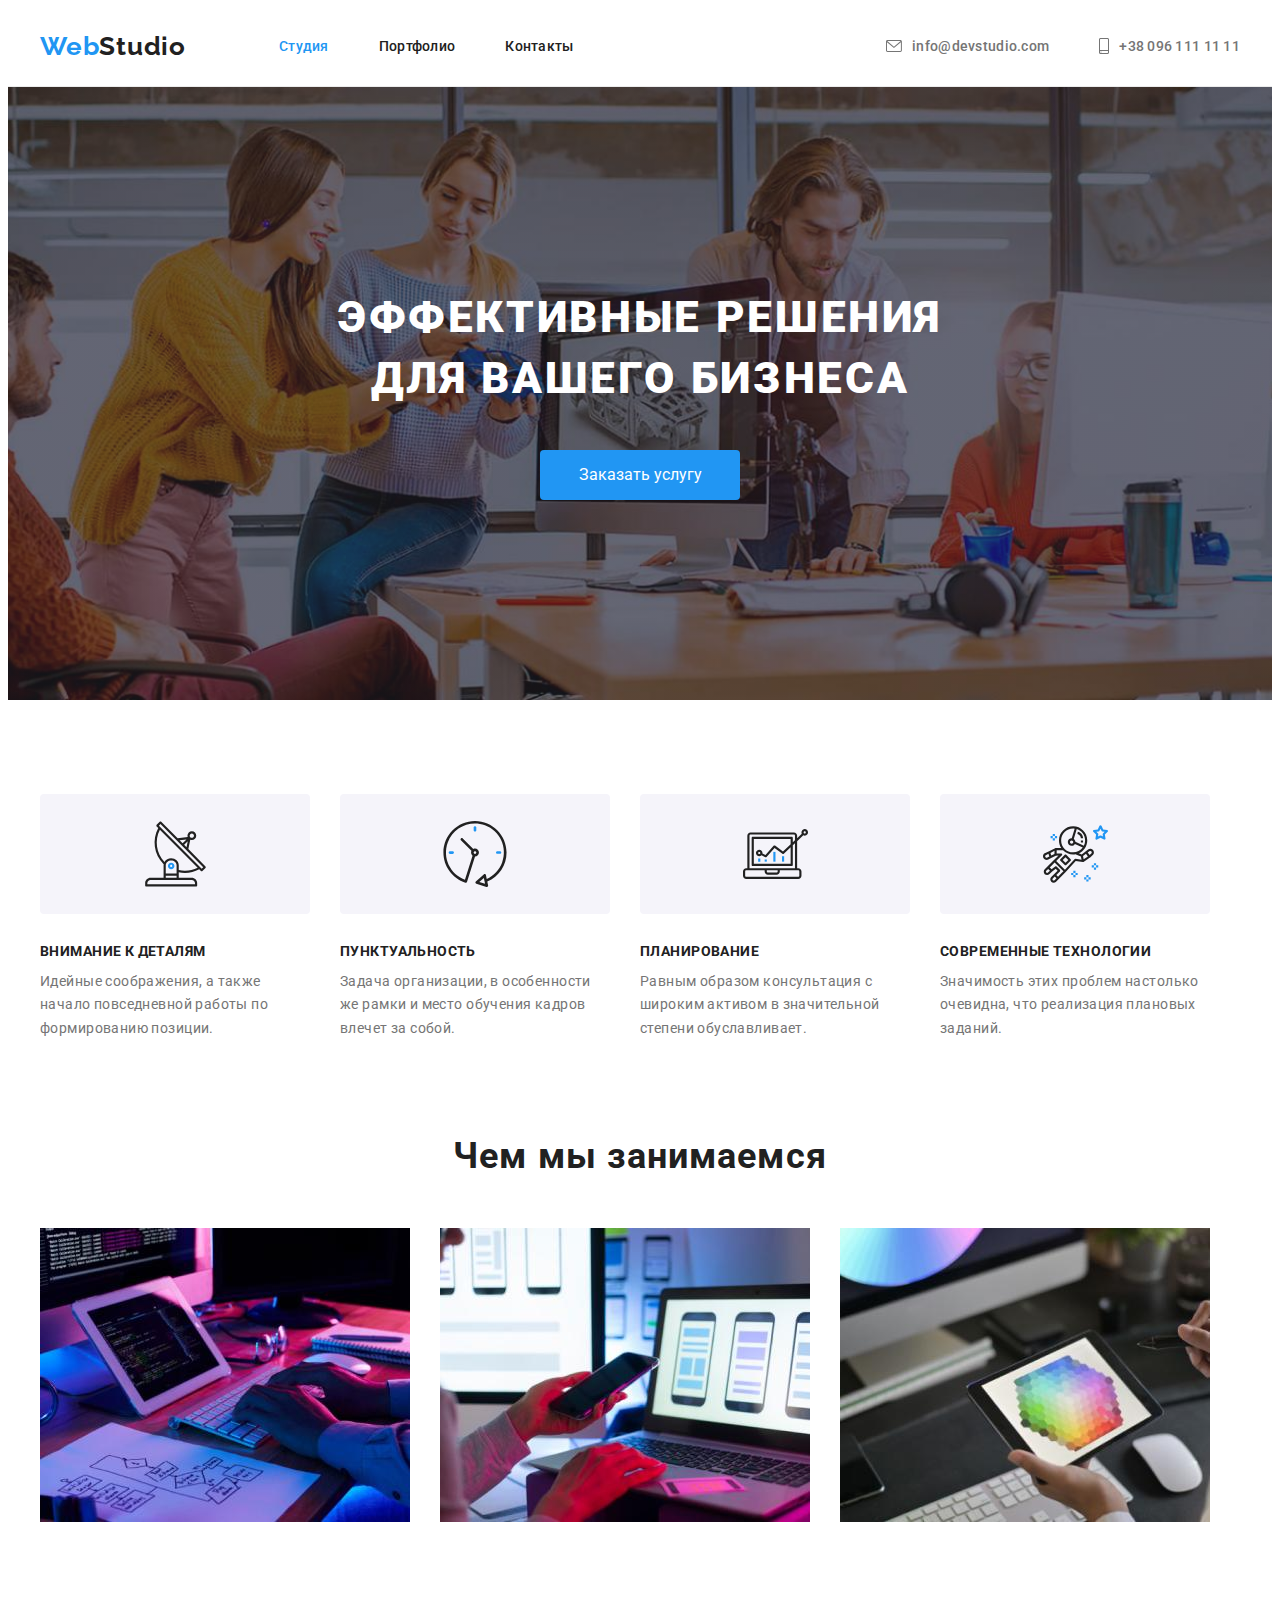
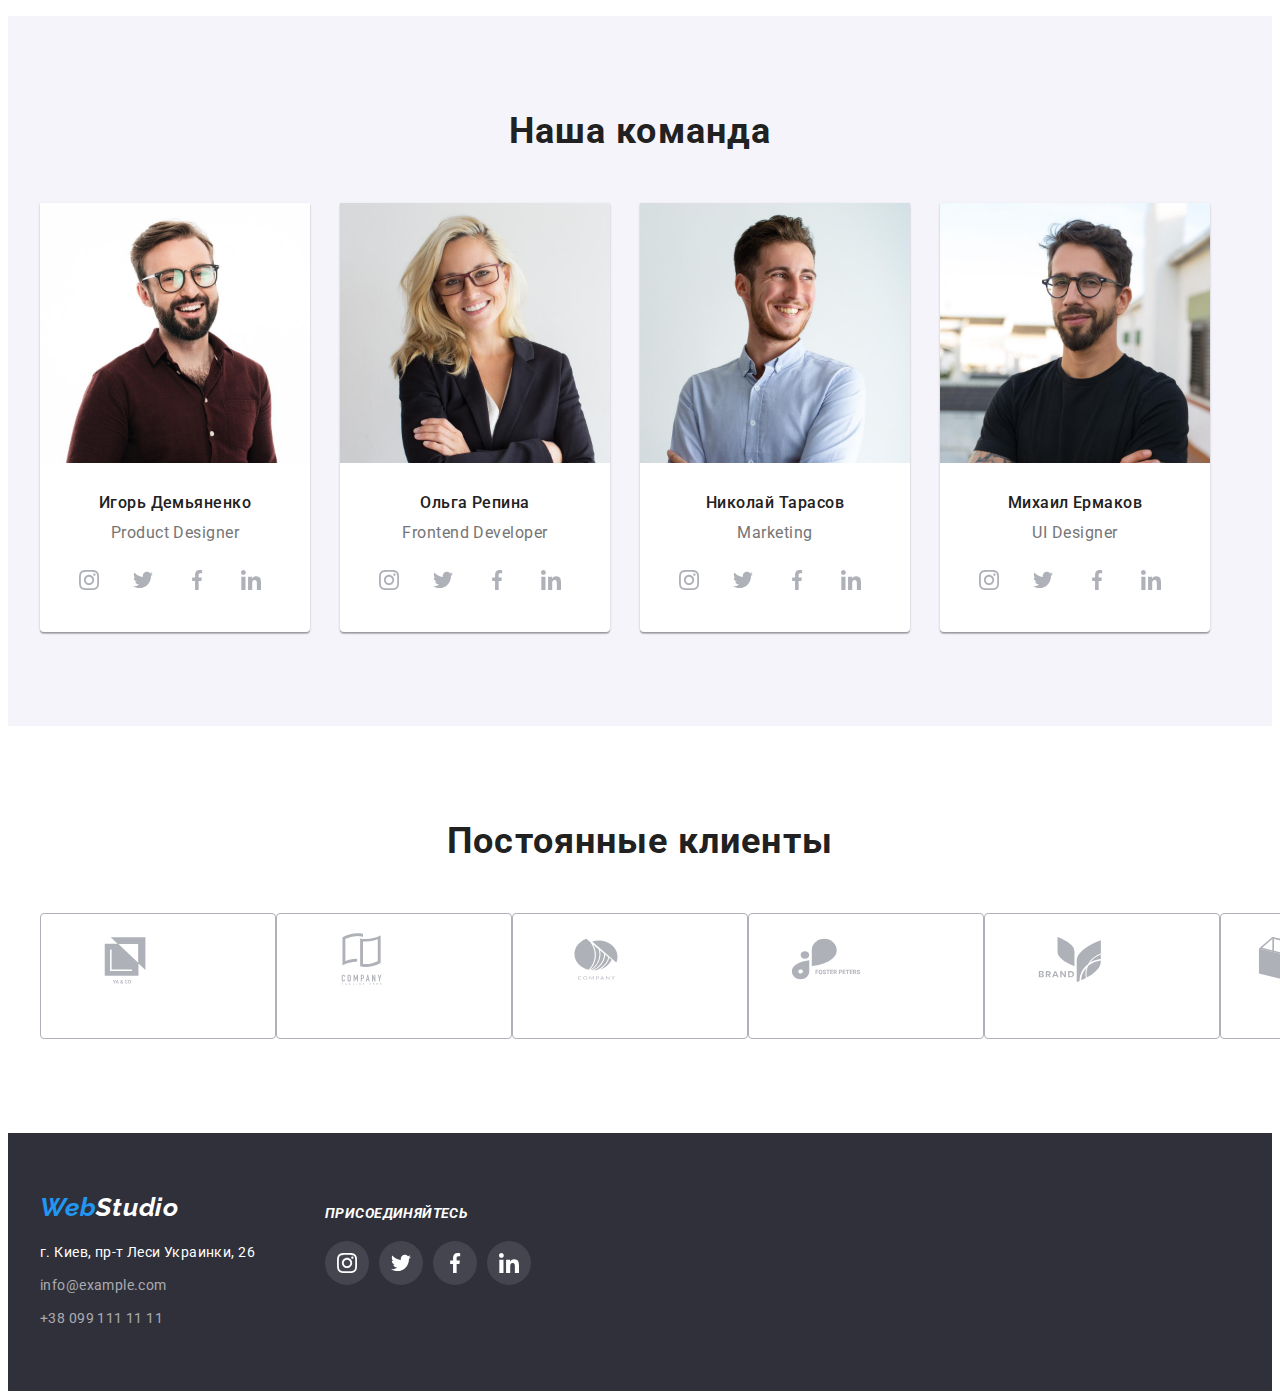
<file: index.html>
<!DOCTYPE html>
<html lang="ru">

<head>
    <meta charset="UTF-8">
    <meta http-equiv="X-UA-Compatible" content="IE=edge">
    <meta name="viewport" content="width=device-width, initial-scale=1.0">
    <title>Document</title>
    <link rel="preconnect" href="https://fonts.googleapis.com">
    <link rel="preconnect" href="https://fonts.gstatic.com" crossorigin>
    <link href="https://fonts.googleapis.com/css2?family=Raleway:wght@700&family=Roboto:wght@400;500;700;900&display=swap"
        rel="stylesheet">
    <link rel="stylesheet" href="https://cdnjs.cloudflare.com/ajax/libs/modern-normalize/1.1.0/modern-normalize.min.css"
        integrity="sha512-wpPYUAdjBVSE4KJnH1VR1HeZfpl1ub8YT/NKx4PuQ5NmX2tKuGu6U/JRp5y+Y8XG2tV+wKQpNHVUX03MfMFn9Q=="
        crossorigin="anonymous" referrerpolicy="no-referrer" />
    <link rel="stylesheet" href="./css/styles.css">
</head>

<body >
    <header class="header">
        <div class="container header-container">
            <a href="./index.html" class="logo header-logo" lang="en">Web<span class="accent">Studio</span></a>
            <nav>
                <ul class="nav-items">
                    <li class="nav"><a class="current nav" href="./index.html">Студия</a></li>
                    <li class="nav"><a class="nav" href="./portfolio.html">Портфолио</a></li>
                    <li class="nav"><a class="nav" href="">Контакты</a></li>
                </ul>
            </nav>
            <ul class="nav-contacts">
                <li class="contacts"><a class="contacts icon-mail" href="mailto:info@devstudio.com">
                    <svg class="icon-mail-item" width="16" height="12">
                        <use href="./images/icons.svg#icon-mail"></use>
                    </svg>
                    info@devstudio.com</a></li>
                <li class="contacts"><a class="contacts icon-mail" href="tel:+380961111111">
                    <svg class="icon-mail-item" width="10" height="16">
                        <use href="./images/icons.svg#icon-phone"></use>
                    </svg>
                +38 096 111 11 11</a></li>
            </ul>
        </div>
    </header>
    <main>
        <section class="hero">
            <div class="container">
            <h1 class="hero-title">Эффективные решения для вашего бизнеса</h1>
            <button class="btn hero-btn">Заказать услугу</button>
            </div>
        </section>
        <section class="feature">
            <div class="container">
                <h2 hidden>Особенности</h2>
                <ul class="feature-items">
                    <li class="feature-item">
                        <div class="feature-btn">
                            <svg class="feature-icon" width="65" height="70">
                                <use href="./images/icons.svg#icon-antenna"></use>
                            </svg>
                        </div>
                        <h3 class="feature-title">Внимание к деталям</h3>
                        <p class="feature-text">Идейные соображения, а также начало повседневной работы по формированию позиции.</p>
                    </li>
                    <li class="feature-item">
                        <div class="feature-btn">
                            <svg class="feature-icon" width="66" height="70">
                                <use href="./images/icons.svg#icon-clock"></use>
                            </svg>
                        </div>
                        <h3 class="feature-title">Пунктуальность</h3>
                        <p class="feature-text">Задача организации, в особенности же рамки и место обучения кадров влечет за собой.</p>
                    </li>
                    <li class="feature-item">
                        <div class="feature-btn">
                            <svg class="feature-icon" width="65" height="70">
                                <use href="./images/icons.svg#icon-diagram"></use>
                            </svg>
                        </div>
                        <h3 class="feature-title">Планирование</h3>
                        <p class="feature-text">Равным образом консультация с широким активом в значительной степени обуславливает.</p>
                    </li>
                    <li class="feature-item">
                        <div class="feature-btn">
                            <svg class="feature-icon" width="65" height="70">
                                <use href="./images/icons.svg#icon-astronaut"></use>
                            </svg>
                        </div>
                        <h3 class="feature-title">Современные технологии</h3>
                        <p class="feature-text">Значимость этих проблем настолько очевидна, что реализация плановых заданий.</p>
                    </li>
                </ul>
            </div>
        </section>
        <section class="images">
            <div class="container">
                <h2 class="team-title">Чем мы занимаемся</h2>
                <ul class="team-title-images">
                    <li class="images-items"><img src="./images/img1.jpg" alt="Пишем код" width="370"></li>
                    <li class="images-items"><img src="./images/img2.jpg" alt="Оптимизируем" width="370"></li>
                    <li class="images-items"><img src="./images/img3.jpg" alt="Выбираем цвет" width="370"></li>
                </ul>
            </div>    
        </section>
        <section class="team-bg">
            <div class="container">
                <h2 class="team-title">Наша команда</h2>
                <ul class="team">
                    <li class="team-personality">
                        <img src="./images/master1.jpg" alt="Фото Продакт Дизайнера" width="270">
                        <h3 class="names">Игорь Демьяненко</h3>
                        <p class="profession" lang="en">Product Designer</p>
                        <ul class="team-link-list">
                            <li class="team-link">
                                <a class="team-link-item" href="">
                                    <svg class="team-link-icon" width="20" height="20">
                                        <use href="./images/icons.svg#icon-instagram"></use>
                                    </svg>
                                </a>
                            </li>
                            <li>
                                <a class="team-link-item" href="">
                                    <svg class="team-link-icon" width="20" height="20">
                                        <use href="./images/icons.svg#icon-twitter"></use>
                                    </svg>
                                </a>
                            </li>
                            <li>
                                <a class="team-link-item" href="">
                                    <svg class="team-link-icon" width="20" height="20">
                                        <use href="./images/icons.svg#icon-facebook"></use>
                                    </svg>
                                </a>
                            </li>
                            <li>
                                <a class="team-link-item" href="">
                                    <svg class="team-link-icon" width="20" height="20">
                                        <use href="./images/icons.svg#icon-linkedin"></use>
                                    </svg>
                                </a>
                            </li>
                        </ul>
                    </li>
                    <li class="team-personality">
                        <img src="./images/master2.jpg" alt="Фото Фронт-энд Разработчика" width="270">
                        <h3 class="names">Ольга Репина</h3>
                        <p class="profession" lang="en">Frontend Developer</p>
                        <ul class="team-link-list">
                            <li class="team-link">
                                <a class="team-link-item" href="">
                                    <svg class="team-link-icon" width="20" height="20">
                                        <use href="./images/icons.svg#icon-instagram"></use>
                                    </svg>
                                </a>
                            </li>
                            <li>
                                <a class="team-link-item" href="">
                                    <svg class="team-link-icon" width="20" height="20">
                                        <use href="./images/icons.svg#icon-twitter"></use>
                                    </svg>
                                </a>
                            </li>
                            <li>
                                <a class="team-link-item" href="">
                                    <svg class="team-link-icon" width="20" height="20">
                                        <use href="./images/icons.svg#icon-facebook"></use>
                                    </svg>
                                </a>
                            </li>
                            <li>
                                <a class="team-link-item" href="">
                                    <svg class="team-link-icon" width="20" height="20">
                                        <use href="./images/icons.svg#icon-linkedin"></use>
                                    </svg>
                                </a>
                            </li>
                        </ul>
                    </li>
                    <li class="team-personality">
                        <img src="./images/master3.jpg" alt="Фото Маркетолога" width="270">
                        <h3 class="names">Николай Тарасов</h3>
                        <p class="profession" lang="en">Marketing</p>
                        <ul class="team-link-list">
                            <li class="team-link">
                                <a class="team-link-item" href="">
                                    <svg class="team-link-icon" width="20" height="20">
                                        <use href="./images/icons.svg#icon-instagram"></use>
                                    </svg>
                                </a>
                            </li>
                            <li>
                                <a class="team-link-item" href="">
                                    <svg class="team-link-icon" width="20" height="20">
                                        <use href="./images/icons.svg#icon-twitter"></use>
                                    </svg>
                                </a>
                            </li>
                            <li>
                                <a class="team-link-item" href="">
                                    <svg class="team-link-icon" width="20" height="20">
                                        <use href="./images/icons.svg#icon-facebook"></use>
                                    </svg>
                                </a>
                            </li>
                            <li>
                                <a class="team-link-item" href="">
                                    <svg class="team-link-icon" width="20" height="20">
                                        <use href="./images/icons.svg#icon-linkedin"></use>
                                    </svg>
                                </a>
                            </li>
                        </ul>
                    </li>
                    <li class="team-personality">
                        <img src="./images/master4.jpg" alt="Фото Разработчика" width="270">
                        <h3 class="names">Михаил Ермаков</h3>
                        <p class="profession" lang="en">UI Designer</p>
                        <ul class="team-link-list">
                            <li class="team-link">
                                <a class="team-link-item" href="">
                                    <svg class="team-link-icon" width="20" height="20">
                                        <use href="./images/icons.svg#icon-instagram"></use>
                                    </svg>
                                </a>
                            </li>
                            <li>
                                <a class="team-link-item" href="">
                                    <svg class="team-link-icon" width="20" height="20">
                                        <use href="./images/icons.svg#icon-twitter"></use>
                                    </svg>
                                </a>
                            </li>
                            <li>
                                <a class="team-link-item" href="">
                                    <svg class="team-link-icon" width="20" height="20">
                                        <use href="./images/icons.svg#icon-facebook"></use>
                                    </svg>
                                </a>
                            </li>
                            <li>
                                <a class="team-link-item" href="">
                                    <svg class="team-link-icon" width="20" height="20">
                                        <use href="./images/icons.svg#icon-linkedin"></use>
                                    </svg>
                                </a>
                            </li>
                        </ul>
                    </li>
                </ul>
            </div>
        </section>
        <section class="client">
            <div class="container">
                <h2 class="client-title">Постоянные клиенты</h2>
                <ul class="client-list">
                    <li class="client-list-item">
                        <a class="client-btn" href="">
                            <svg class="client-logo" width="106" height="60">
                                <use href="./images/icons.svg#icon-logo"></use>
                            </svg>
                        </a>
                    </li>
                    <li class="client-list-item">
                        <a class="client-btn" href="">
                            <svg class="client-logo" width="106" height="60">
                                <use href="./images/icons.svg#icon-logo2"></use>
                            </svg>
                        </a>
                    </li>
                    <li class="client-list-item">
                        <a class="client-btn" href="">
                            <svg class="client-logo" width="106" height="60">
                                <use href="./images/icons.svg#icon-logo3"></use>
                            </svg>
                        </a>
                    </li>
                    <li class="client-list-item">
                        <a class="client-btn" href="">
                            <svg class="client-logo" width="106" height="60">
                                <use href="./images/icons.svg#icon-logo4"></use>
                            </svg>
                        </a>
                    </li>
                    <li class="client-list-item">
                        <a class="client-btn" href="">
                            <svg class="client-logo" width="106" height="60">
                                <use href="./images/icons.svg#icon-logo5"></use>
                            </svg>
                        </a>
                    </li>
                    <li class="client-list-item">
                        <a class="client-btn" href="">
                            <svg class="client-logo" width="106" height="60">
                                <use href="./images/icons.svg#icon-logo6"></use>
                            </svg>
                        </a>    
                    </li>
                </ul>
            </div>
        </section>
    </main>
    <footer class="footer">
        <div class="container footer-container">
            <address class="footer-address">
                <a class="logo footer-logo" href="./index.html" lang="en">Web<span class="accent-footer">Studio</span></a>
                <ul class="footer-address-list">
                    <li class="footer-nav"><a class="nav-address" href="">г. Киев, пр-т Леси Украинки, 26</a></li>
                    <li class="footer-nav"><a class="nav-telm" href="mailto:info@example.com">info@example.com</a></li>
                    <li class="footer-nav"><a class="nav-telm" href="tel:+380991111111">+38 099 111 11 11</a></li>
                </ul>
            </address>
            <address class="invite">
                <h2 class="invite-title">присоединяйтесь</h2>
                <ul class="invite-list">
                    <li class="invite-link">
                        <a class="invite-link-item" href="">
                            <svg class="invite-link-icon" width="20" height="20">
                                <use href="./images/icons.svg#icon-instagram"></use>
                            </svg>
                        </a>
                    </li>
                    <li>
                        <a class="invite-link-item" href="">
                            <svg class="invite-link-icon" width="20" height="20">
                                <use href="./images/icons.svg#icon-twitter"></use>
                            </svg>
                        </a>
                    </li>
                    <li>
                        <a class="invite-link-item" href="">
                            <svg class="invite-link-icon" width="20" height="20">
                                <use href="./images/icons.svg#icon-facebook"></use>
                            </svg>
                        </a>
                    </li>
                    <li>
                        <a class="invite-link-item" href="">
                            <svg class="invite-link-icon" width="20" height="20">
                                <use href="./images/icons.svg#icon-linkedin"></use>
                            </svg>
                        </a>
                    </li>
                </ul>
            </address>
        </div>
    </footer>
</body>

</html>
</file>
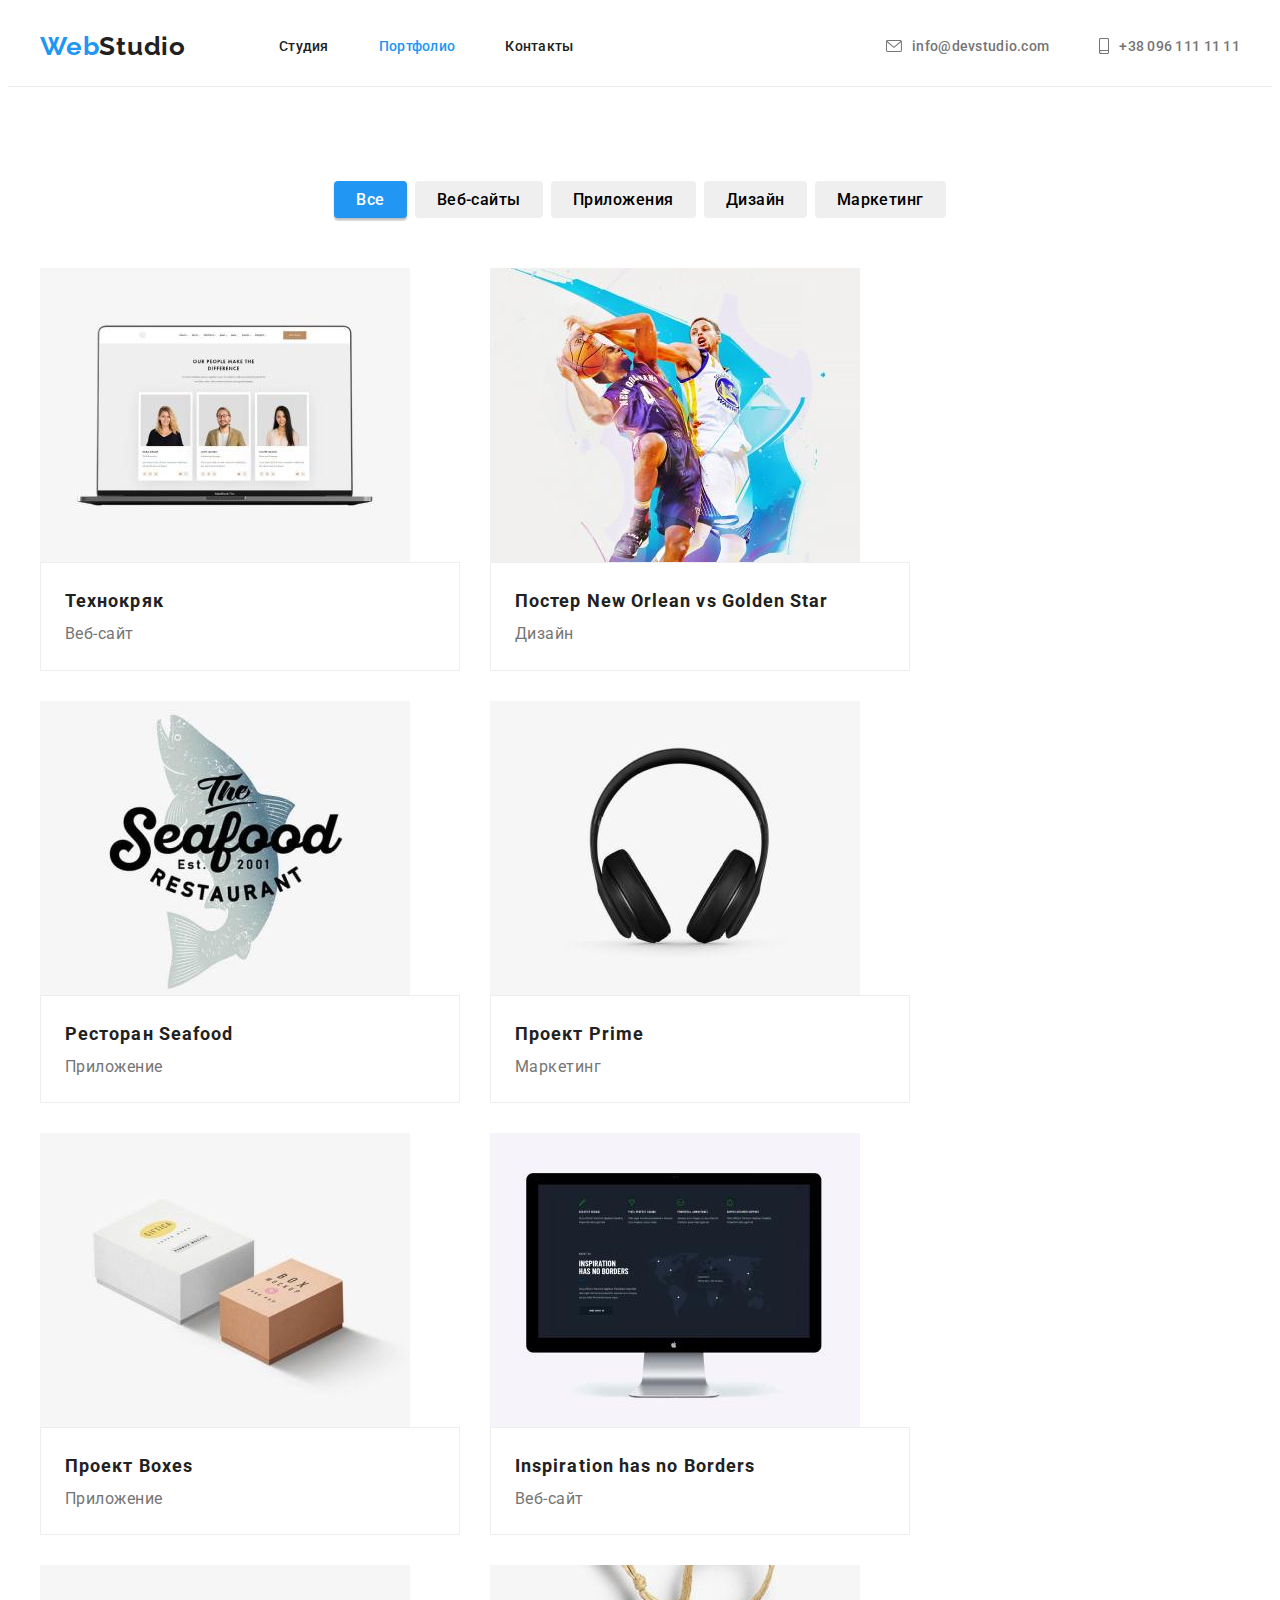
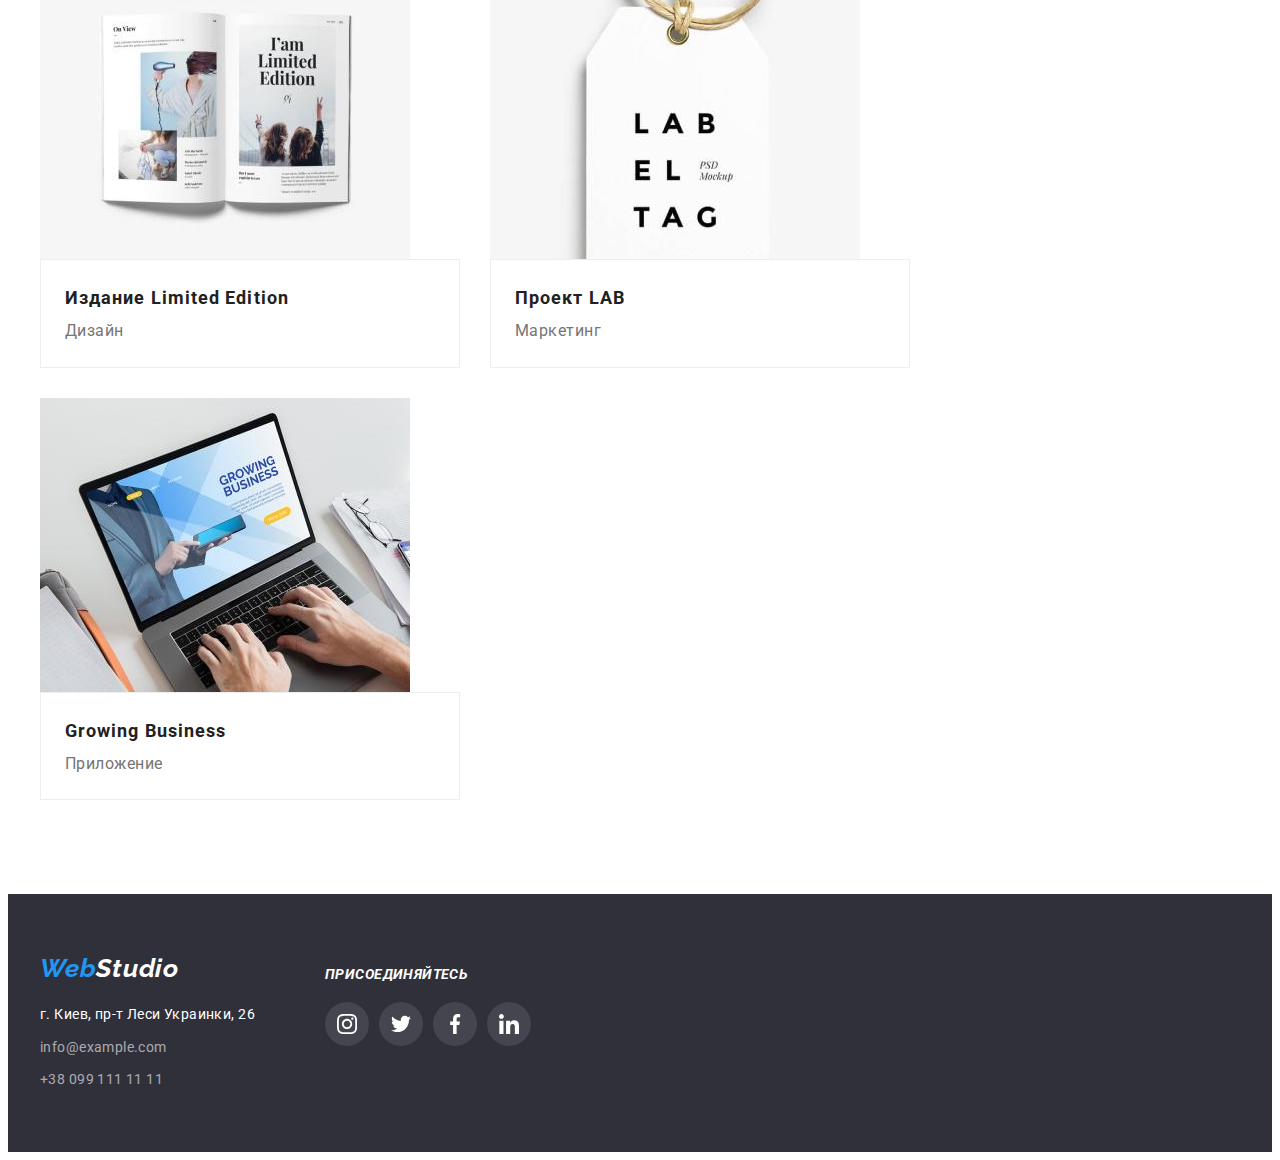
<file: portfolio.html>
<!DOCTYPE html>
<html lang="ru">
<head>
    <meta charset="UTF-8">
    <meta http-equiv="X-UA-Compatible" content="IE=edge">
    <meta name="viewport" content="width=device-width, initial-scale=1.0">
    <title>Document</title>
    <link rel="preconnect" href="https://fonts.googleapis.com">
    <link rel="preconnect" href="https://fonts.gstatic.com" crossorigin>
    <link href="https://fonts.googleapis.com/css2?family=Raleway:wght@700&family=Roboto:wght@400;500;700;900&display=swap"
        rel="stylesheet">
    <link rel="stylesheet" href="https://cdnjs.cloudflare.com/ajax/libs/modern-normalize/1.1.0/modern-normalize.min.css"
        integrity="sha512-wpPYUAdjBVSE4KJnH1VR1HeZfpl1ub8YT/NKx4PuQ5NmX2tKuGu6U/JRp5y+Y8XG2tV+wKQpNHVUX03MfMFn9Q=="            crossorigin="anonymous" referrerpolicy="no-referrer" />
    <link rel="stylesheet" href="./css/styles.css">
</head>
<body>
    <header class="header">
        <div class="container header-container">
            <a href="./index.html" class="logo header-logo" lang="en">Web<span class="accent">Studio</span></a>
            <nav>
                <ul class="nav-items">
                    <li class="nav"><a class="nav" href="./index.html">Студия</a></li>
                    <li class="nav"><a class="current nav" href="./portfolio.html">Портфолио</a></li>
                    <li class="nav"><a class="nav" href="">Контакты</a></li>
                </ul>
            </nav>
            <ul class="nav-contacts">
                <li class="contacts">
                    <a class="contacts icon-mail" href="mailto:info@devstudio.com">
                        <svg class="icon-mail-item" width="16" height="12">
                            <use href="./images/icons.svg#icon-mail"></use>
                        </svg>
                        info@devstudio.com
                    </a>
                </li>
                <li class="contacts">
                    <a class="contacts icon-mail" href="tel:+380961111111">
                        <svg class="icon-mail-item" width="10" height="16">
                            <use href="./images/icons.svg#icon-phone"></use>
                        </svg>
                        +38 096 111 11 11
                    </a>
                </li>
            </ul>
        </div>
    </header>
    <main>
        <h1 hidden>Портфолио</h1>
        <section class="main-content">
            <h2 hidden>Примеры работ</h2>
            <div class="container">
                <ul class="btn-items">
                    <li class="btn-item">
                        <button class="current-btn active-btn" type="button">Все</button>
                    </li>
                    <li class="btn-item">
                        <button class="active-btn" type="button">Веб-сайты</button>
                    </li>
                    <li class="btn-item">
                        <button class="active-btn" type="button">Приложения</button>
                    </li>
                    <li class="btn-item">
                        <button class="active-btn" type="button">Дизайн</button>
                    </li>
                    <li class="btn-item">
                        <button class="active-btn" type="button">Маркетинг</button>
                    </li>
                </ul>
                <ul class="examples">
                    <li class="examples-item">
                        <a href="">
                            <img src="./images/portfolio1.jpg" alt="Ноутбук с веб-сайтом" width="370">
                            <div class="example-box">
                                <h3 class="example-title">Технокряк</h3>
                                <p class="example-text">Веб-сайт</p>
                            </div>
                        </a>
                    </li>
                    <li class="examples-item">
                        <a href="">
                            <img src="./images/portfolio2.jpg" alt="Постер" width="370">
                            <div class="example-box">
                                <h3 class="example-title">Постер New Orlean vs Golden Star</h3>
                                <p class="example-text">Дизайн</p>
                            </div>
                            </a>
                    </li>
                    <li class="examples-item">
                        <a href="">
                            <img src="./images/portfolio3.jpg" alt="Логотип Ресторана" width="370">
                            <div class="example-box">
                                <h3 class="example-title">Ресторан Seafood</h3>
                                <p class="example-text">Приложение</p>
                            </div>
                        </a>
                    </li>
                    <li class="examples-item">
                        <a href="">
                            <img src="./images/portfolio4.jpg" alt="Нашники" width="370">
                            <div class="example-box">
                                <h3 class="example-title">Проект Prime</h3>
                                <p class="example-text">Маркетинг</p>
                            </div>    
                        </a>
                    </li>
                    <li class="examples-item">
                        <a href="">
                            <img src="./images/portfolio5.jpg" alt="Коробки" width="370">
                            <div class="example-box">
                                <h3 class="example-title">Проект Boxes</h3>
                                <p class="example-text">Приложение</p>
                            </div>    
                        </a>
                    </li>
                    <li class="examples-item">
                        <a href="">
                            <img src="./images/portfolio6.jpg" alt="Монитор" width="370">
                            <div class="example-box">
                                <h3 class="example-title">Inspiration has no Borders</h3>
                                <p class="example-text">Веб-сайт</p>
                            </div>    
                        </a>
                    </li>
                    <li class="examples-item">
                        <a href="">
                            <img src="./images/portfolio7.jpg" alt="Книга" width="370">
                            <div class="example-box">
                                <h3 class="example-title">Издание Limited Edition</h3>
                                <p class="example-text">Дизайн</p>
                            </div>    
                            </a>
                    </li>
                    <li class="examples-item">
                        <a href="">
                            <img src="./images/portfolio8.jpg" alt="Бирка" width="370">
                            <div class="example-box">
                                <h3 class="example-title">Проект LAB</h3>
                                <p class="example-text">Маркетинг</p>
                            </div>    
                        </a>
                    </li>
                    <li class="examples-item">
                        <a href="">
                            <img src="./images/portfolio9.jpg" alt="Человек печатает на ноутбуке" width="370">
                            <div class="example-box">
                                <h3 class="example-title">Growing Business</h3>
                                <p class="example-text">Приложение</p>
                            </div>    
                        </a>
                    </li>
                </ul>
            </div>
        </section>
    </main>
    <footer class="footer">
        <div class="container footer-container">
            <address class="footer-address">
                <a class="logo footer-logo" href="./index.html" lang="en">Web<span class="accent-footer">Studio</span></a>
                <ul class="footer-address-list">
                    <li class="footer-nav"><a class="nav-address" href="">г. Киев, пр-т Леси Украинки, 26</a></li>
                    <li class="footer-nav"><a class="nav-telm" href="mailto:info@example.com">info@example.com</a></li>
                    <li class="footer-nav"><a class="nav-telm" href="tel:+380991111111">+38 099 111 11 11</a></li>
                </ul>
            </address>
            <address class="invite">
                <h2 class="invite-title">присоединяйтесь</h2>
                <ul class="invite-list">
                    <li class="invite-link">
                        <a class="invite-link-item" href="">
                            <svg class="invite-link-icon" width="20" height="20">
                                <use href="./images/icons.svg#icon-instagram"></use>
                            </svg>
                        </a>
                    </li>
                    <li>
                        <a class="invite-link-item" href="">
                            <svg class="invite-link-icon" width="20" height="20">
                                <use href="./images/icons.svg#icon-twitter"></use>
                            </svg>
                        </a>
                    </li>
                    <li>
                        <a class="invite-link-item" href="">
                            <svg class="invite-link-icon" width="20" height="20">
                                <use href="./images/icons.svg#icon-facebook"></use>
                            </svg>
                        </a>
                    </li>
                    <li>
                        <a class="invite-link-item" href="">
                            <svg class="invite-link-icon" width="20" height="20">
                                <use href="./images/icons.svg#icon-linkedin"></use>
                            </svg>
                        </a>
                    </li>
                </ul>
            </address>
        </div>
    </footer>
</body>
</html>
</file>
<file: css/styles.css>
:root {
  --background-main: #e5e5e5;
  --main-text: #757575;
  --secondary-text: #212121;
  --active-text: #2196f3;
  --white-color: #ffffff;
  --secondary-background: #2f303a;
  --third-bg-color: #f5f4fa;
}

body {
  background-color: var(--white-color);
  color: var(--main-text);
  font-family: Roboto, sans-serif;
}

h1,
h2,
h3,
h4,
h5,
h6 {
  color: var(--secondary-text);

  margin: 0;
}

ul {
  margin: 0;
  padding-left: 0;
}

img {
  display: block;
}

a {
  text-decoration: none;
}

a:focus,
a:hover {
  color: var(--active-text);
}

li {
  list-style-type: none;
}

button {
  border: none;
}

p {
  font-weight: normal;
  font-size: 14px;
  line-height: 1.7;
  letter-spacing: 0.03em;

  margin: 0;
}

.container {
  width: 1200px;
  margin: 0 auto;
  padding-left: 15px;
  padding-right: 15px;
}

.header-logo {
  display: flex;
  margin-right: 93px;
}

.logo {
  color: var(--active-text);
  font-family: Raleway;
  font-weight: 700;
  font-size: 26px;
  line-height: 1.1;
  letter-spacing: 0.03em;
}

.nav {
  color: var(--secondary-text);
  font-weight: 500;
  font-size: 14px;
  line-height: 1.1;
  letter-spacing: 0.02em;
}

.nav:hover,
.nav:focus {
  color: var(--active-text);
}

.nav-items {
  display: flex;
}

.nav-items .nav:not(:last-child) {
  margin-right: 50px;
}

.contacts {
  color: var(--main-text);
  font-weight: 500;
  font-size: 14px;
  line-height: 1.1;
  letter-spacing: 0.02em;

  display: flex;
  align-items: center;
}

.icon-mail-item {
  fill: var(--main-text);
  margin-right: 10px;
}

.icon-mail:focus .icon-mail-item,
.icon-mail:hover .icon-mail-item {
  fill: var(--active-text);
}

.nav-contacts {
  display: flex;
  margin-left: auto;
}

.nav-contacts .contacts:not(:last-child) {
  margin-right: 50px;
}

.header {
  background-color: var(--white-color);

  padding-top: 24px;
  padding-bottom: 25px;
  border-bottom: 1px solid #ececec;
}

.header-container {
  display: flex;
  align-items: center;
}

.hero {
  background: rgba(89, 96, 173, 0.4);

  padding-top: 200px;
  padding-bottom: 200px;

  background-image: linear-gradient(
      to right,
      rgba(47, 48, 58, 0.4),
      rgba(47, 48, 58, 0.4)
    ),
    url(../images/hero-bg.jpg);
  background-repeat: no-repeat;
  background-position: center;
  background-size: cover;
  max-width: 1600px;
  margin: 0 auto;
}

.btn {
  background-color: var(--active-text);
  font-family: Roboto, sans-serif;
  color: var(--white-color);
  border: none;
  font-size: 16px;
  line-height: 1.9;
  border-radius: 4px;
  text-align: center;
  cursor: pointer;

  padding: 10px 32px;
  width: 200px;
}

.hero-btn {
  display: block;
  margin: 0 auto;
}

.hero-title {
  color: var(--white-color);
  font-weight: 900;
  font-size: 44px;
  line-height: 1.4;
  text-align: center;
  letter-spacing: 0.06em;
  text-transform: uppercase;

  width: 696px;
  margin: 0 auto;
  margin-bottom: 40px;
}

.nav-address {
  color: var(--white-color);
}

.footer {
  background-color: var(--secondary-background);

  padding-top: 60px;
  padding-bottom: 60px;
}

.nav-telm {
  color: rgba(255, 255, 255, 0.6);
}

.feature-title {
  font-weight: 700;
  font-size: 14px;
  line-height: 1.1;
  letter-spacing: 0.03em;
  text-transform: uppercase;

  margin-bottom: 10px;
}

.feature-text {
  width: 270px;
}

.feature-items .feature-item:not(:last-child) {
  margin-right: 30px;
}

.feature-items {
  display: flex;
}

.feature {
  padding-top: 94px;
  padding-bottom: 94px;
}

.feature-btn {
  width: 270px;
  height: 120px;
  margin-bottom: 30px;
  background: #f5f4fa;
  border-radius: 4px;
  display: flex;
  justify-content: center;
  align-items: center;
  cursor: default;
}

.team-title-images {
  display: flex;
}

.images {
  margin-bottom: 94px;
}

.images-items {
  width: 370px;
  margin-right: 30px;
}

.team-title {
  font-weight: 700;
  font-size: 36px;
  line-height: 1.2;
  text-align: center;
  letter-spacing: 0.03em;

  margin-bottom: 50px;
}

.team {
  display: flex;
}

.team-personality {
  display: block;
  box-shadow: 0px 1px 3px rgba(0, 0, 0, 0.12), 0px 1px 1px rgba(0, 0, 0, 0.14),
    0px 2px 1px rgba(0, 0, 0, 0.2);
  border-radius: 0px 0px 4px 4px;
  padding-bottom: 30px;
  background-color: var(--white-color);
}

.team-personality > img {
  margin-bottom: 30px;
}

.team .team-personality:not(:last-child) {
  margin-right: 30px;
}

.team-link-list {
  display: flex;
  align-items: center;
  justify-content: center;
}

.team-link {
  display: flex;
  justify-content: center;
}

.team-link-item {
  display: flex;
  width: 44px;
  height: 44px;
  border-radius: 50%;
  align-items: center;
  justify-content: center;
  margin-right: 10px;
}

.team-link-item:hover,
.team-link-item:focus {
  background: var(--active-text);
}

.team-link-item:hover .team-link-icon,
.team-link-item:focus .team-link-icon {
  fill: var(--white-color);
}

.team-link-icon {
  fill: #afb1b8;
}

.names {
  font-weight: 500;
  font-size: 16px;
  line-height: 1.2;
  text-align: center;
  letter-spacing: 0.03em;

  display: block;
  margin-bottom: 10px;
}

.profession {
  font-size: 16px;
  line-height: 1.2;
  text-align: center;
  letter-spacing: 0.03em;

  display: block;
  margin-bottom: 16px;
}

.team-bg {
  background-color: var(--third-bg-color);
  padding-bottom: 94px;
  padding-top: 94px;
}

.client {
  padding-bottom: 94px;
  padding-top: 94px;
}

.client-list {
  display: flex;
  justify-content: space-between;
}

.client-title {
  font-weight: 700;
  font-size: 36px;
  line-height: 1.2;
  text-align: center;
  letter-spacing: 0.03em;

  margin-bottom: 50px;
}

.client-btn {
  display: block;
  width: 170px;
  height: 92px;
  padding: 16px 32px;
  background-color: var(--white-color);
  border: 1px solid #afb1b8;
  border-radius: 4px;
  cursor: pointer;
}

.client-btn:hover,
.client-btn:focus {
  border-color: var(--active-text);
}

.client-btn:hover .client-logo,
.client-btn:focus .client-logo {
  fill: var(--active-text);
}

.client-logo {
  fill: #afb1b8;
}

.invite-title {
  font-size: 14px;
  line-height: 16px;
  letter-spacing: 0.03em;
  text-transform: uppercase;
  color: var(--white-color);
  margin-bottom: 20px;
  margin-top: 12px;
  cursor: default;
}

.invite-list {
  display: flex;
}

.invite-link-list {
  display: flex;
  align-items: center;
  justify-content: center;
}

.invite-link {
  display: flex;
  justify-content: center;
}

.invite-link-item {
  display: flex;
  width: 44px;
  height: 44px;
  border-radius: 50%;
  align-items: center;
  justify-content: center;
  margin-right: 10px;
  background: rgba(255, 255, 255, 0.1);
}

.invite-link-item:hover,
.invite-link-item:focus {
  background: var(--active-text);
}

.invite-link-item:hover .invite-link-icon,
.invite-link-item:focus .invite-link-icon {
  fill: var(--white-color);
}

.invite-link-icon {
  fill: var(--white-color);
}

.footer-container {
  display: flex;
}

.current {
  color: var(--active-text);
}

.footer-address {
  display: block;
  max-width: 231px;
  margin-right: 70px;
}

.footer-address-list {
  font-style: normal;
  font-size: 14px;
  line-height: 1.7;
  letter-spacing: 0.03em;
}

.accent {
  color: var(--secondary-text);
}

.active-btn:hover,
.active-btn:focus {
  color: var(--white-color);
  background-color: var(--active-text);
  cursor: pointer;
  box-shadow: 0px 3px 1px rgba(0, 0, 0, 0.1), 0px 1px 2px rgba(0, 0, 0, 0.08),
    0px 2px 2px rgba(0, 0, 0, 0.12);
}

.btn-items {
  display: flex;
  justify-content: center;
  margin-bottom: 50px;
}

.btn-items .btn-item:not(:last-child) {
  margin-right: 8px;
}

.active-btn {
  font-family: Roboto;
  font-weight: 500;
  font-size: 16px;
  line-height: 1.6;
  text-align: center;
  letter-spacing: 0.03em;

  padding: 6px 22px;
  border-radius: 4px;
}

.current-btn {
  color: var(--white-color);
  background-color: var(--active-text);
  box-shadow: 0px 3px 1px rgba(0, 0, 0, 0.1), 0px 1px 2px rgba(0, 0, 0, 0.08),
    0px 2px 2px rgba(0, 0, 0, 0.12);
}

.main-content {
  padding-top: 94px;
  padding-bottom: 94px;
}

.example-box {
  display: block;
  width: 370px;
  padding: 20px 24px;
  border: 1px solid #eeeeee;
}

.examples {
  display: flex;
  flex-wrap: wrap;
  margin-left: -30px;
  margin-top: -30px;
}

.examples-item {
  width: calc((100% - 90) / 3);
  margin-left: 30px;
  margin-top: 30px;
}

.examples-item:focus,
.examples-item:hover {
  box-shadow: 0px 1px 1px rgba(0, 0, 0, 0.12), 0px 4px 4px rgba(0, 0, 0, 0.06),
    1px 4px 6px rgba(0, 0, 0, 0.16);
}

.example-title {
  font-weight: 700;
  font-size: 18px;
  line-height: 2;
  letter-spacing: 0.06em;

  display: block;
  width: 322px;
}

.example-text {
  color: var(--main-text);
  font-size: 16px;
  line-height: 1.9;
  letter-spacing: 0.03em;

  display: block;
  width: 322px;
}

.accent-footer {
  color: var(--white-color);
}

.footer-logo {
  cursor: default;
  display: inline-block;
  margin-bottom: 20px;
}

.footer-nav {
  display: block;
}

.footer-address .footer-nav:not(:last-child) {
  margin-bottom: 9px;
}
</file>
